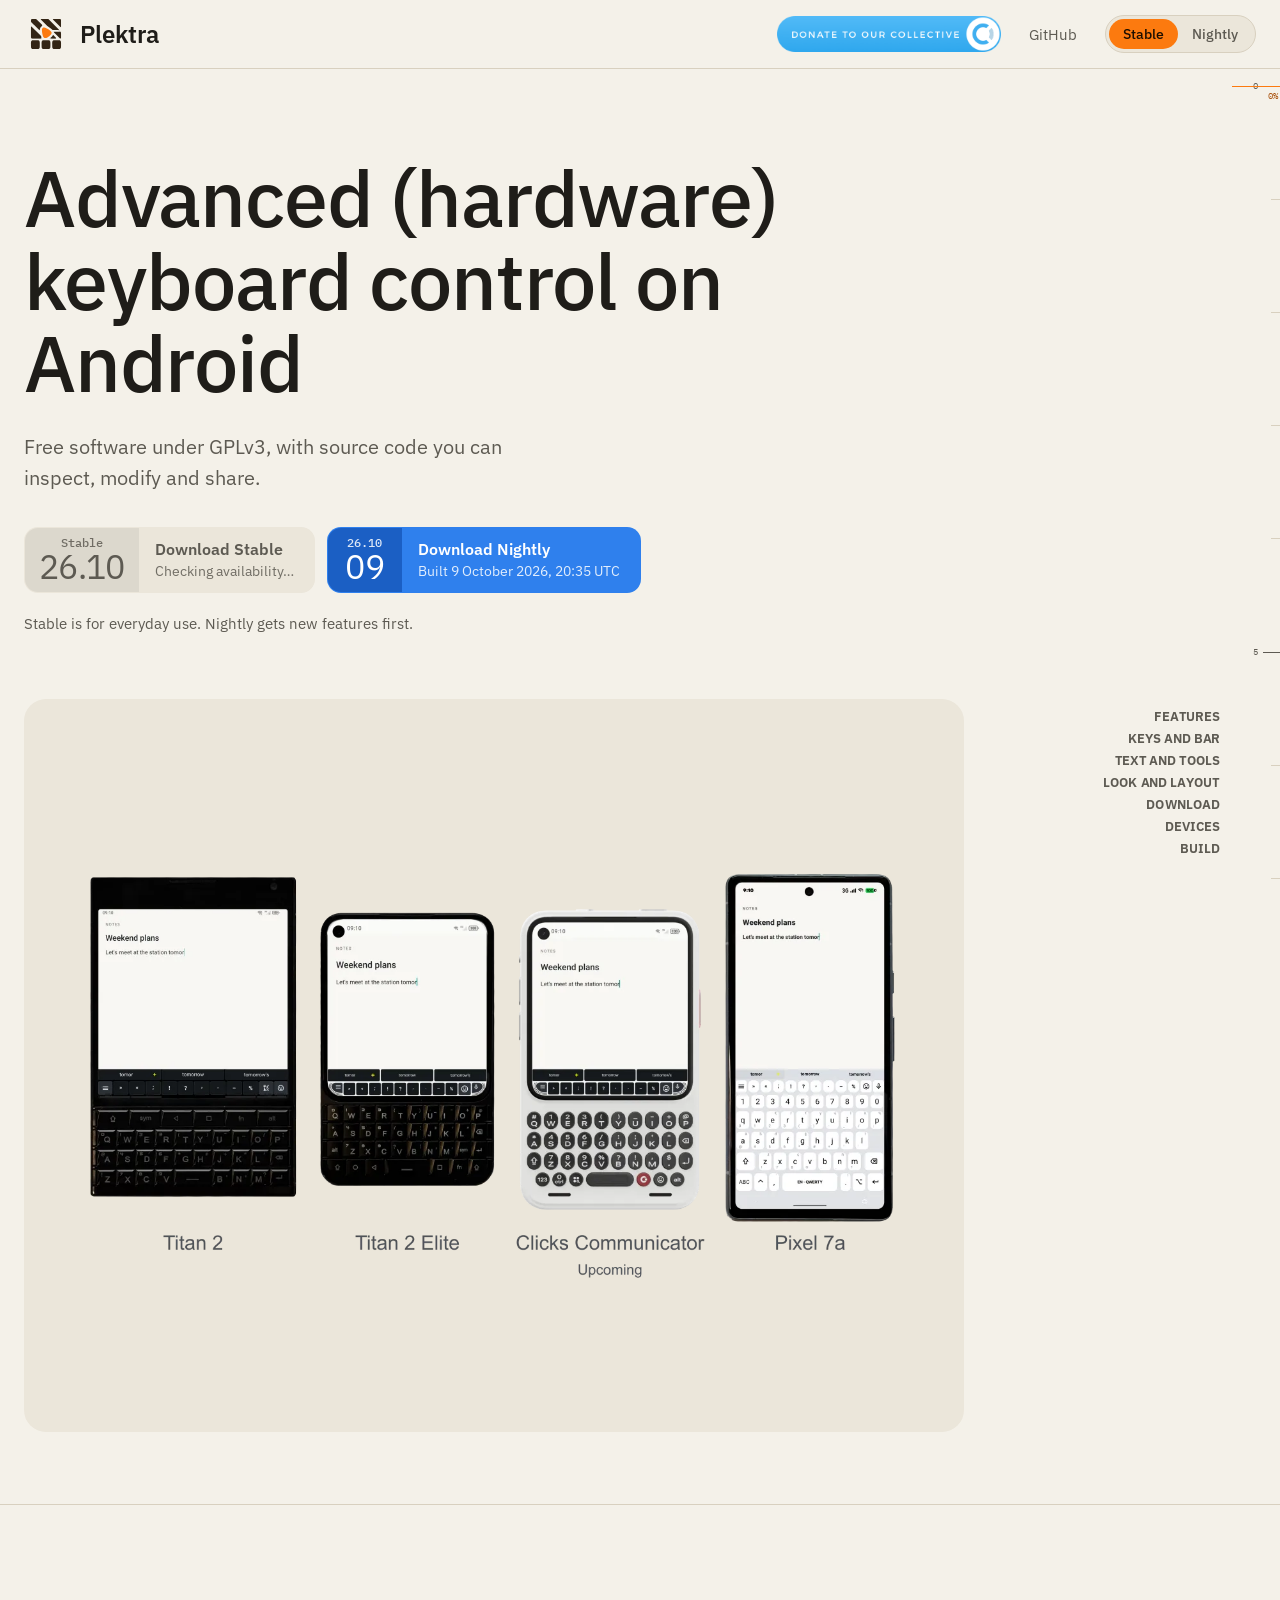
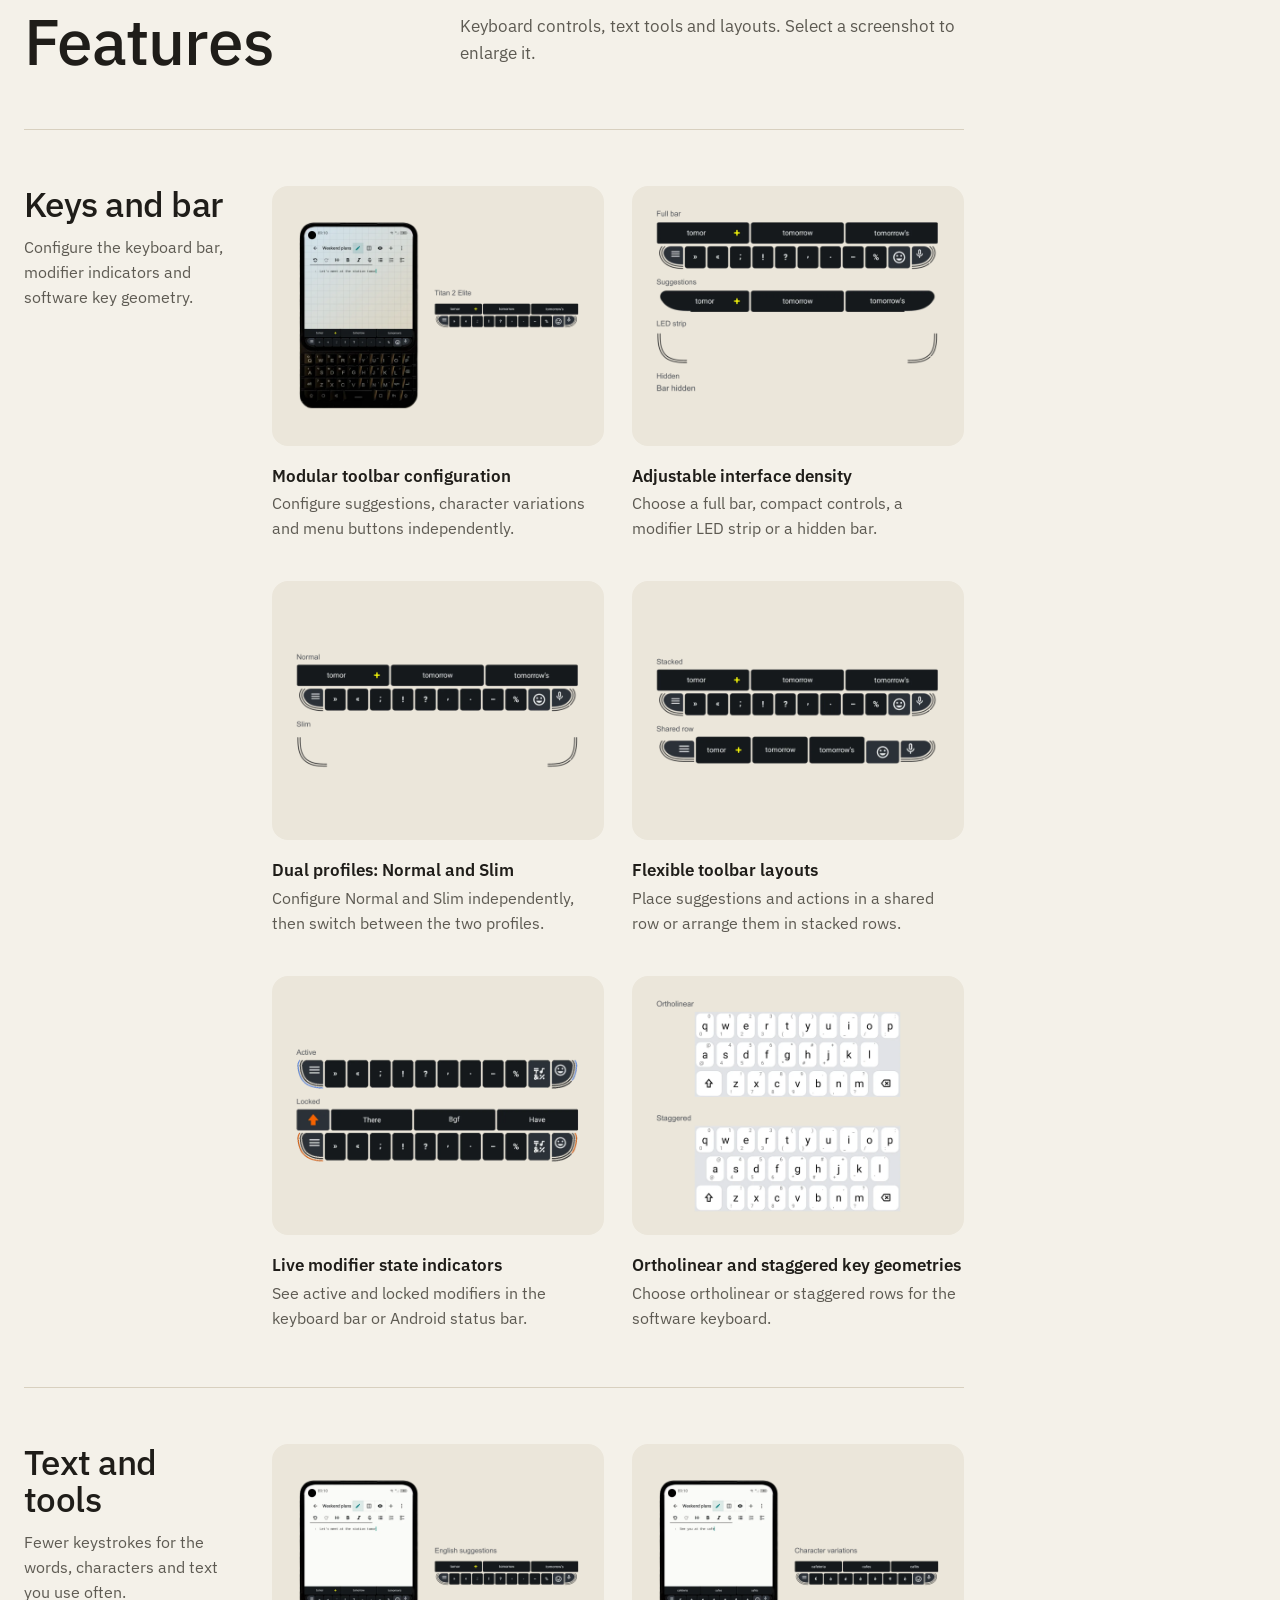
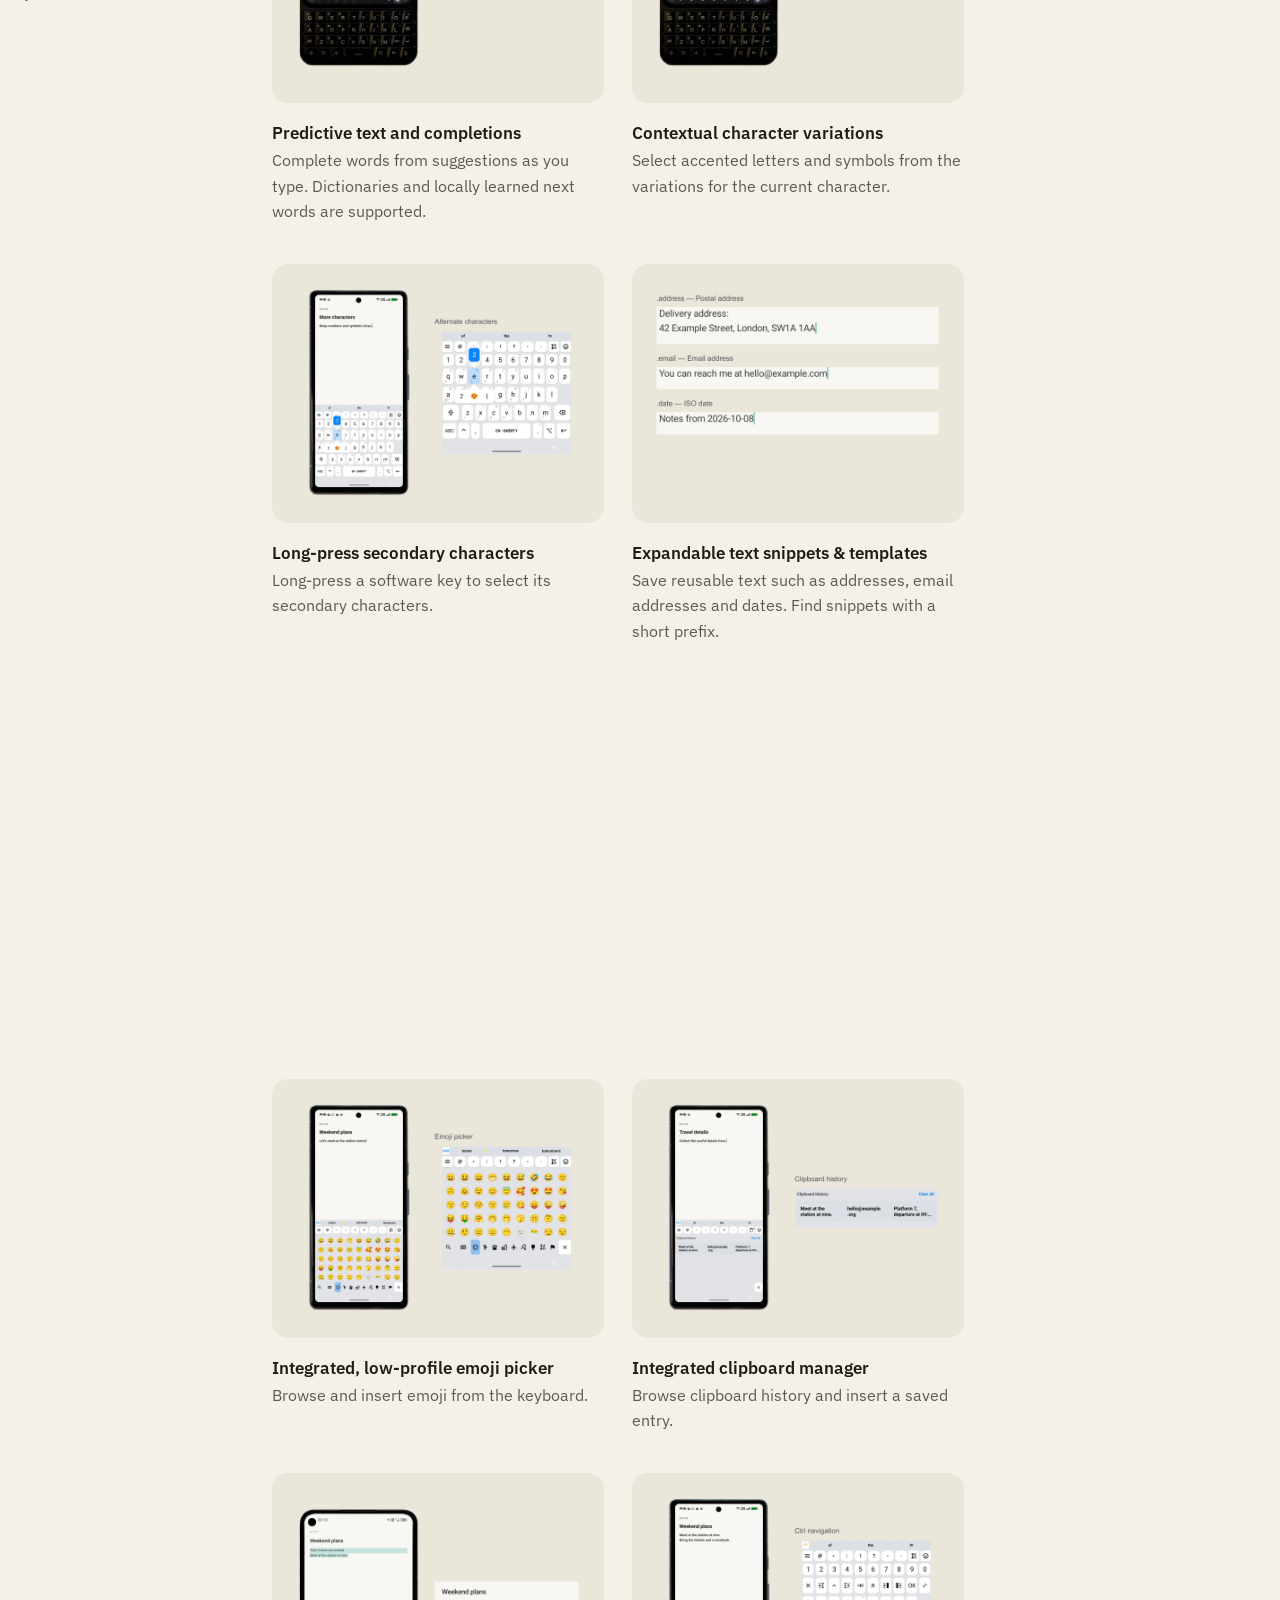
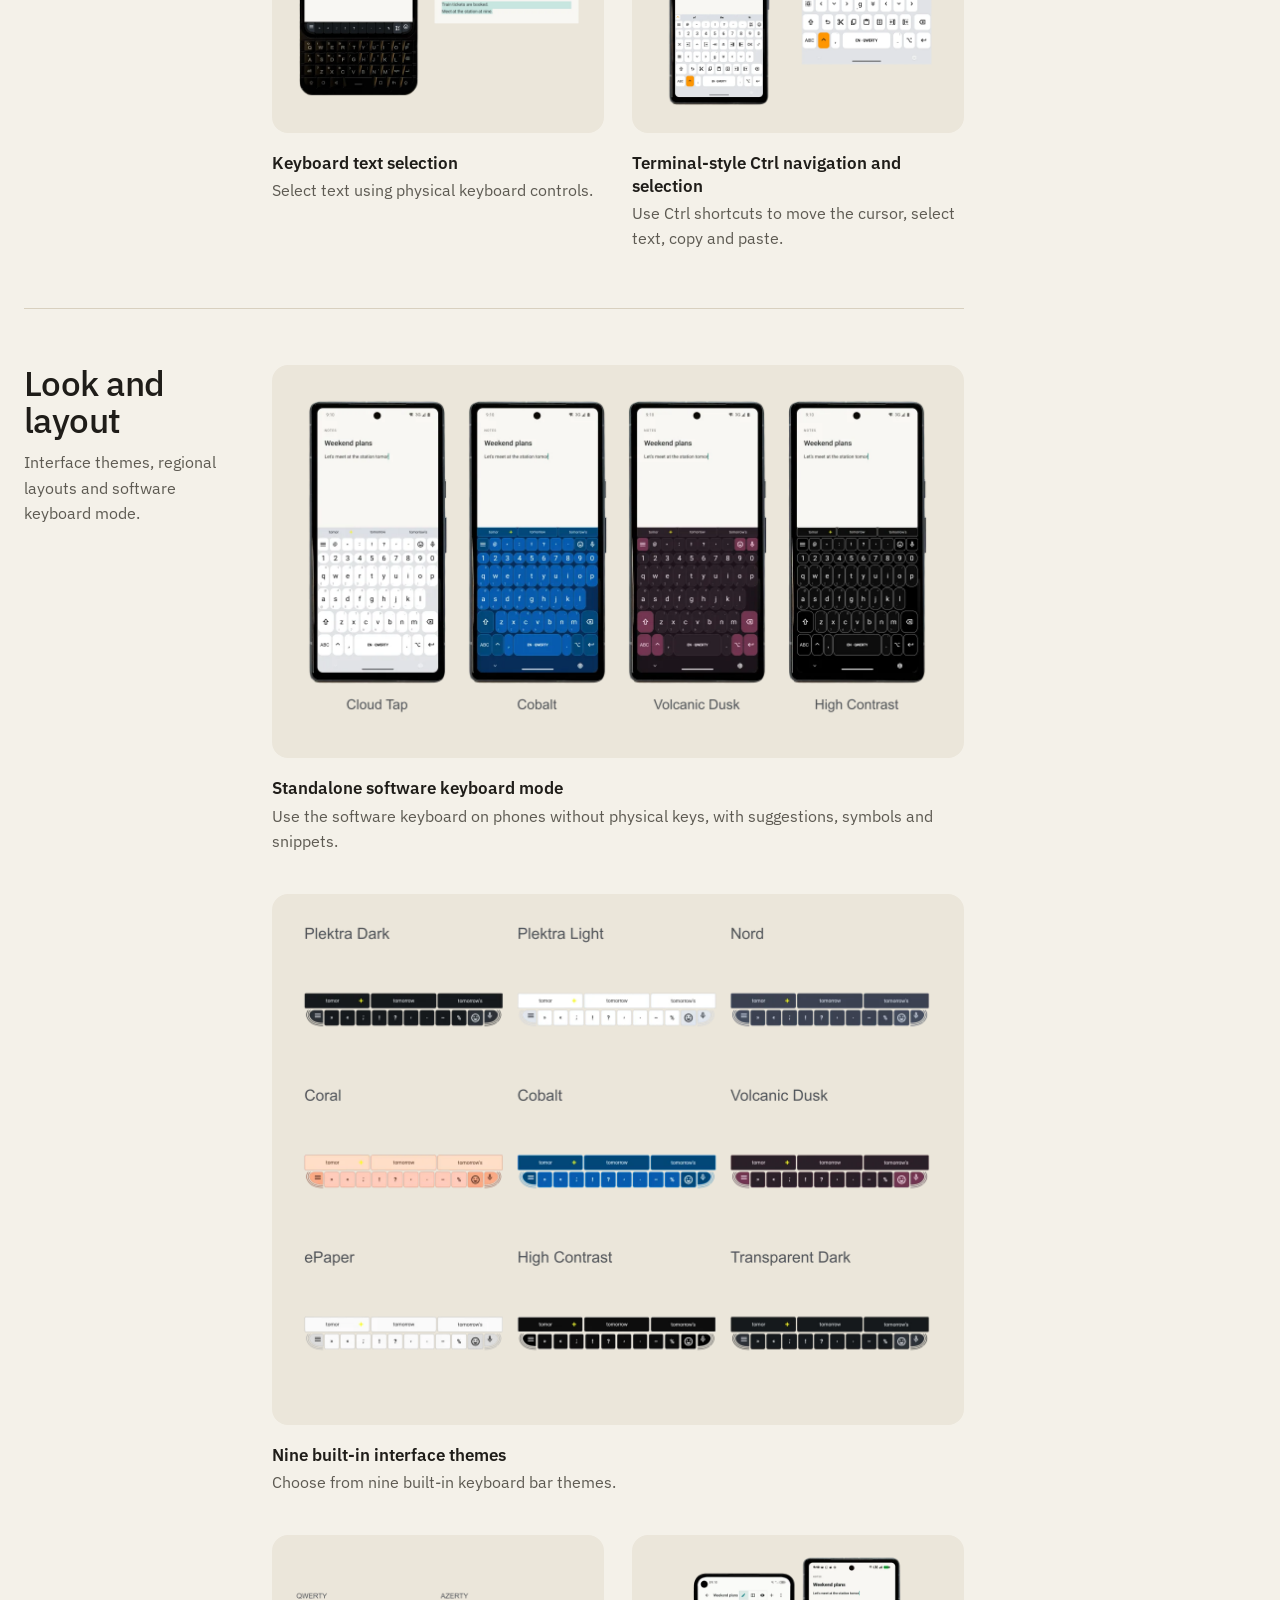
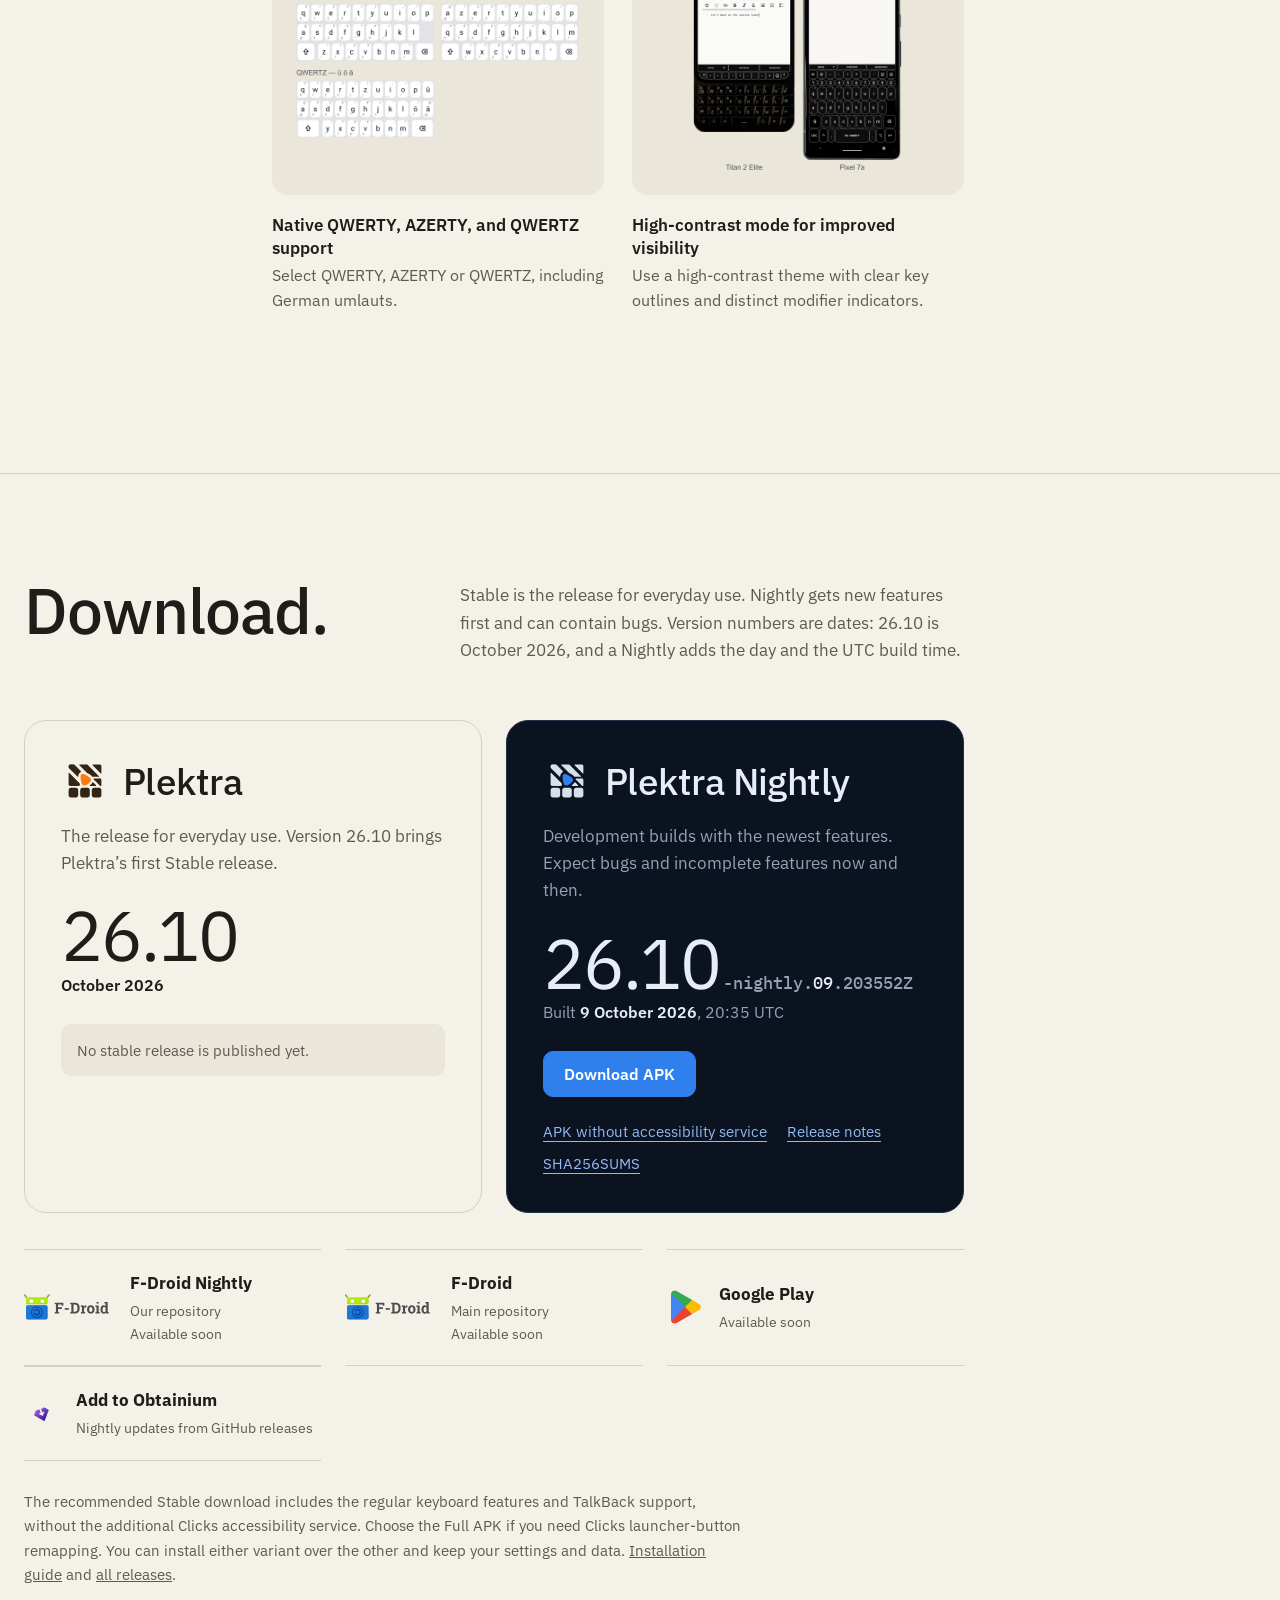
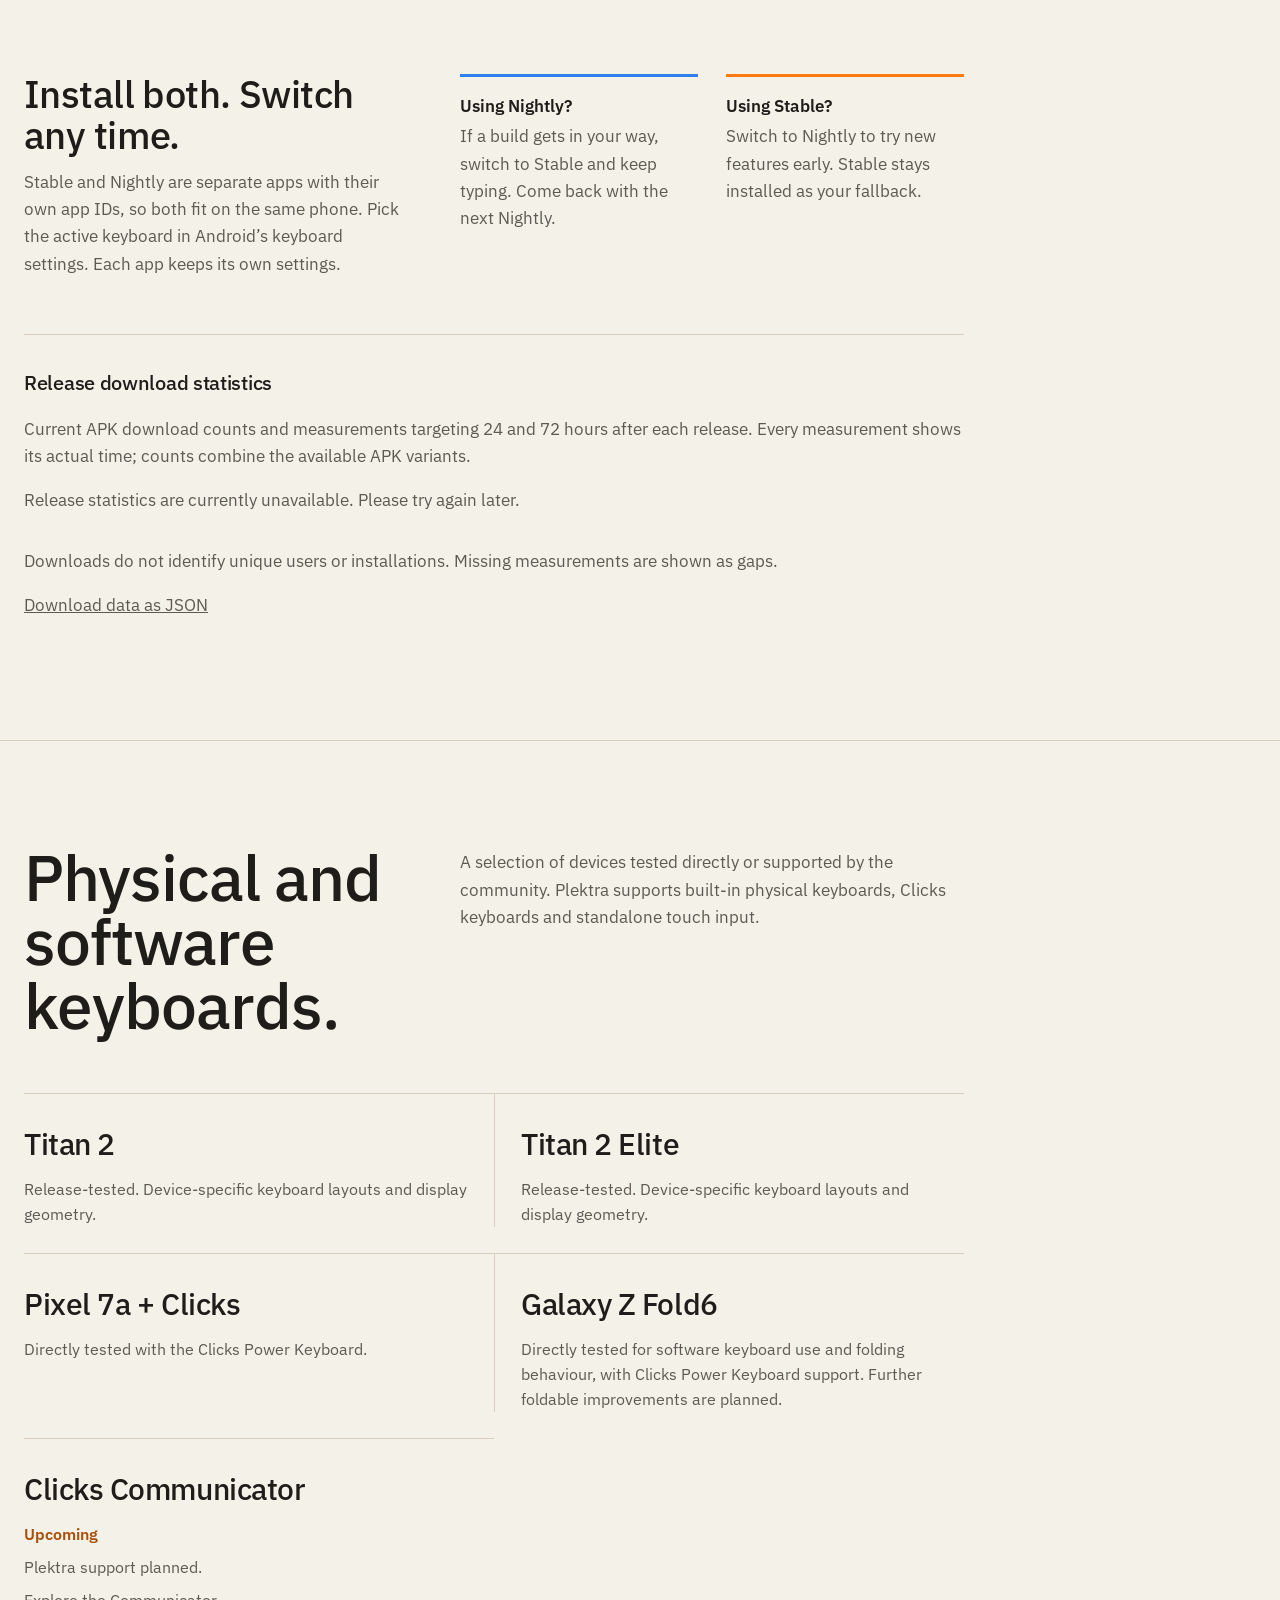
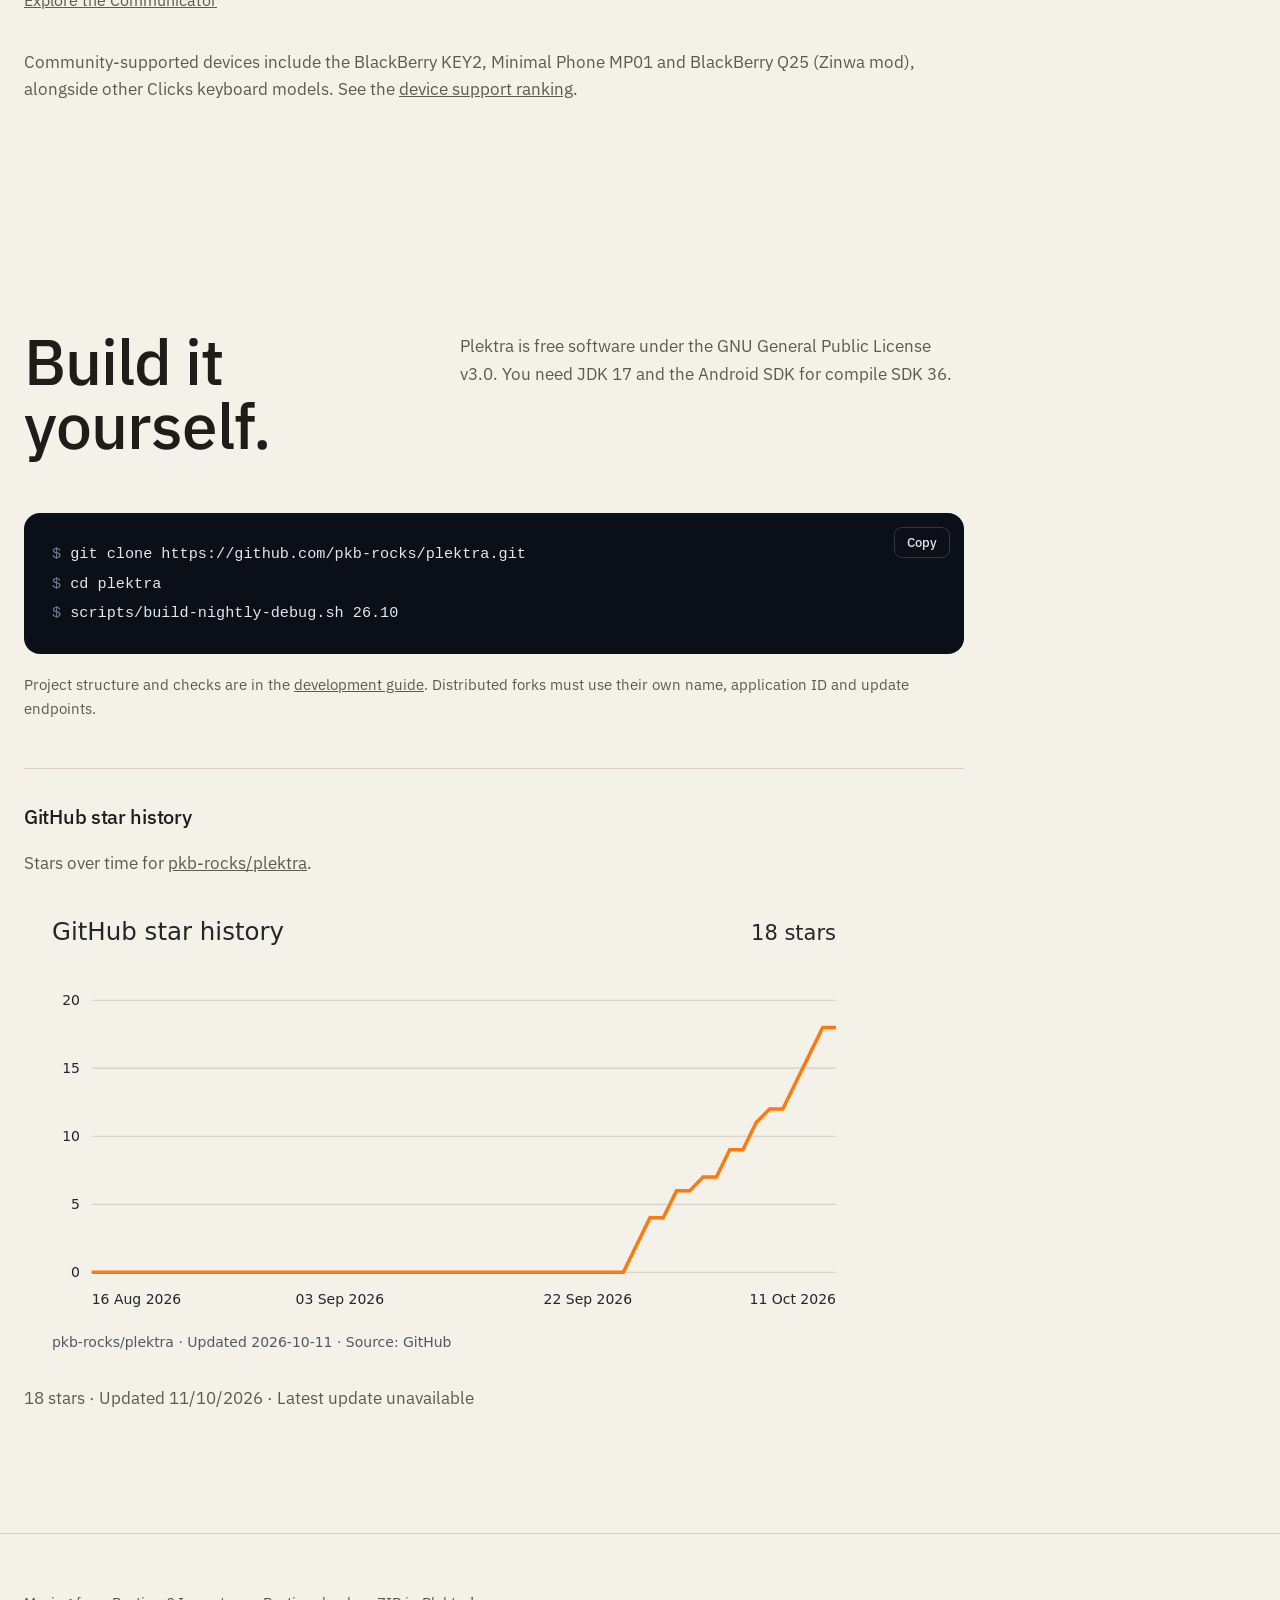
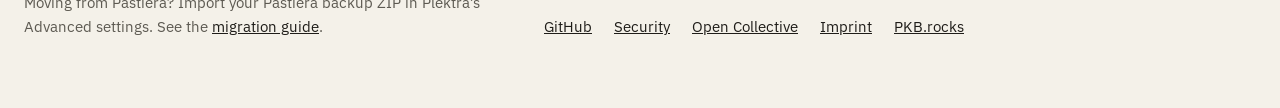
<file: index.html>
<!doctype html>
<html lang="en" data-channel="stable">
  <head>
    <meta charset="utf-8">
    <meta name="viewport" content="width=device-width, initial-scale=1">
    <title>Plektra: advanced (hardware) keyboard control on Android</title>
    <meta name="description" content="Free software under GPLv3, with source code you can inspect, modify and share.">
    <meta property="og:title" content="Plektra: advanced (hardware) keyboard control on Android">
    <meta property="og:description" content="Configurable layouts, input tools and keyboard controls for Android phones with physical keyboards.">
    <meta property="og:type" content="website">
    <meta property="og:url" content="https://pkb.rocks/">
    <link rel="canonical" href="https://pkb.rocks/">
    <meta property="og:image" content="https://pkb.rocks/plektra/assets/shots/stable/01-devices.webp">
    <link rel="icon" href="/plektra/assets/logo-stable.svg" type="image/svg+xml" data-favicon>
    <script>
      // Apply the saved channel before first paint. ?channel=nightly wins over the saved choice.
      (() => {
        const fromUrl = new URLSearchParams(location.search).get("channel");
        let saved = null;
        try { saved = localStorage.getItem("plektra-channel"); } catch {}
        const channel = [fromUrl, saved].find((c) => c === "stable" || c === "nightly") ?? "stable";
        document.documentElement.dataset.channel = channel;
        // Reveal animations only with motion allowed; content stays visible if the module never runs.
        if (!matchMedia("(prefers-reduced-motion: reduce)").matches) {
          document.documentElement.classList.add("reveal-on");
          setTimeout(() => { if (!window.plektraReveal) document.documentElement.classList.remove("reveal-on"); }, 3000);
        }
      })();
    </script>
    <link rel="preconnect" href="https://fonts.googleapis.com">
    <link rel="preconnect" href="https://fonts.gstatic.com" crossorigin>
    <link rel="stylesheet" href="https://fonts.googleapis.com/css2?family=IBM+Plex+Sans:wght@400;500;600;700&family=IBM+Plex+Mono:wght@400;500&display=swap">
    <style>
      :root, .theme-stable {
        --bg: #f4f1e9;
        --surface: #ebe6da;
        --text: #1f1d19;
        --muted: #5d5a52;
        --line: #d8d0bf;
        --accent: #fc7a0f;
        --accent-text: #a8500a;
        --on-accent: #1d0f00;
        color-scheme: light;
      }
      [data-channel="nightly"], .theme-nightly {
        --bg: #0b1220;
        --surface: #121c2e;
        --text: #e6edf5;
        --muted: #93a3b5;
        --line: #22314a;
        --accent: #2f80ed;
        --accent-text: #8fbaf5;
        --on-accent: #ffffff;
        color-scheme: dark;
      }
      :root {
        --sans: "IBM Plex Sans", system-ui, sans-serif;
        --mono: "IBM Plex Mono", ui-monospace, monospace;
      }

      * { box-sizing: border-box; }
      html { scroll-behavior: smooth; }
      body {
        margin: 0;
        background: var(--bg);
        color: var(--text);
        font: 400 1.0625rem/1.6 var(--sans);
        transition: background-color .35s ease, color .35s ease;
      }
      a { color: inherit; }
      a:focus-visible, button:focus-visible {
        outline: 2px solid var(--accent);
        outline-offset: 3px;
        border-radius: 6px;
      }
      img { display: block; max-width: 100%; height: auto; }
      h1, h2, h3 { font-family: var(--sans); font-weight: 500; letter-spacing: -0.015em; margin: 0; }
      .wrap { width: min(1200px, calc(100% - 48px)); margin-inline: auto; }

      /* Header */
      .top {
        position: sticky;
        top: 0;
        z-index: 10;
        background: var(--bg);
        border-bottom: 1px solid var(--line);
        transition: background-color .35s ease;
      }
      .top > .wrap { display: flex; align-items: center; gap: 28px; min-height: 68px; width: calc(100% - 48px); margin-inline: 24px; }
      .brand { display: flex; align-items: center; gap: 12px; font-size: 1.5rem; font-weight: 600; text-decoration: none; }
      .brand img { width: 44px; height: 44px; }
      .gh-link { font-size: .95rem; color: var(--muted); text-decoration: none; }
      .support-link { margin-left: auto; flex-shrink: 0; }
      .support-link img { width: 224px; height: auto; }
      .gh-link:hover { color: var(--text); }

      /* Table of contents: always visible below the header, marks the current section. */
      .toc { border-top: 1px solid var(--line); position: relative; }
      .toc ol {
        display: flex;
        align-items: center;
        gap: 26px;
        margin: 0;
        padding: 0;
        list-style: none;
        overflow-x: auto;
        scrollbar-width: none;
      }
      .toc ol::-webkit-scrollbar { display: none; }
      .toc a {
        position: relative;
        display: block;
        padding: 12px 0;
        font-size: .92rem;
        color: var(--muted);
        text-decoration: none;
        white-space: nowrap;
      }
      .toc .sub a { font-size: .86rem; }
      .toc .sub + li:not(.sub) { margin-left: 6px; }
      .toc a:hover { color: var(--text); }
      .toc a[aria-current="true"] { color: var(--text); }
      .toc a[aria-current="true"] span { color: var(--accent-text); }
      .toc a[aria-current="true"]::after {
        content: "";
        position: absolute;
        left: 0;
        right: 0;
        bottom: 0;
        height: 2px;
        border-radius: 2px;
        background: var(--accent);
      }
      .toc-progress {
        position: absolute;
        left: 0;
        bottom: -1px;
        width: 100%;
        height: 1px;
        background: var(--accent);
        transform-origin: left;
        transform: scaleX(var(--progress, 0));
        opacity: .55;
      }
      section, .chapter { scroll-margin-top: 124px; }
      .switch {
        display: inline-flex;
        padding: 3px;
        border: 1px solid var(--line);
        border-radius: 999px;
        background: var(--surface);
      }
      .switch button {
        border: 0;
        background: transparent;
        color: var(--muted);
        font: 500 .88rem var(--sans);
        padding: 6px 14px;
        border-radius: 999px;
        cursor: pointer;
      }
      .switch button[aria-pressed="true"] { background: var(--accent); color: var(--on-accent); }

      /* Hero */
      .hero { padding: 88px 0 72px; }
      .hero-text { max-width: 1100px; }
      h1 { font-size: clamp(3rem, 6.2vw, 5.4rem); line-height: 1.04; max-width: 24ch; }
      .lede { margin: 26px 0 0; max-width: 46ch; font-size: 1.22rem; color: var(--muted); }
      .actions { display: flex; flex-wrap: wrap; align-items: center; gap: 12px; margin-top: 34px; }
      .btn {
        display: inline-flex;
        align-items: center;
        min-height: 46px;
        padding: 0 20px;
        border-radius: 10px;
        border: 1px solid var(--line);
        background: transparent;
        color: var(--text);
        font: 500 1rem var(--sans);
        text-decoration: none;
      }
      .btn:hover { border-color: var(--muted); }
      .btn.primary { background: var(--accent); border-color: var(--accent); color: var(--on-accent); font-weight: 600; }
      .btn.primary:hover { filter: brightness(1.06); }
      .hero-meta { margin: 18px 0 0; font-size: .95rem; color: var(--muted); }
      .hero-meta code { font: 500 .88rem var(--mono); color: var(--text); }
      .hero-shot {
        margin-top: 64px;
        padding: clamp(16px, 4vw, 48px);
        border-radius: 22px;
        background: var(--surface);
        transition: background-color .35s ease;
      }
      .hero-shot img { margin-inline: auto; width: min(1100px, 100%); }

      /* Sections */
      section { padding: 104px 0; border-top: 1px solid var(--line); }
      .section-head { display: grid; grid-template-columns: minmax(0, 1fr) minmax(0, 1.3fr); gap: 48px; margin-bottom: 56px; }
      h2 { font-size: clamp(2.5rem, 5vw, 4.2rem); line-height: 1; }
      .section-head p { margin: 4px 0 0; max-width: 52ch; color: var(--muted); }

      /* Features */
      .chapter {
        display: grid;
        grid-template-columns: minmax(200px, .55fr) minmax(0, 2fr);
        gap: 48px;
        padding: 56px 0;
        border-top: 1px solid var(--line);
      }
      .chapter-title { position: sticky; top: 140px; align-self: start; }
      .chapter-title h3 { font-size: 2.2rem; line-height: 1.05; }
      .chapter-title p { margin: 12px 0 0; color: var(--muted); font-size: .98rem; }
      .grid { display: grid; grid-template-columns: repeat(2, minmax(0, 1fr)); gap: 40px 28px; }
      .feature { margin: 0; }
      .shot {
        display: block;
        width: 100%;
        padding: 18px;
        border: 0;
        border-radius: 16px;
        background: var(--surface);
        cursor: zoom-in;
        transition: background-color .35s ease;
      }
      .shot:hover { outline: 1px solid var(--line); }
      .feature h4 { margin: 18px 0 4px; font: 600 1.08rem/1.35 var(--sans); }
      .feature p { margin: 0; color: var(--muted); font-size: .98rem; }

      /* Downloads */
      .channels { display: grid; grid-template-columns: repeat(2, minmax(0, 1fr)); gap: 24px; }
      .channel {
        padding: 36px;
        border-radius: 22px;
        background: var(--bg);
        color: var(--text);
        border: 1px solid var(--line);
      }
      .channel header { display: flex; align-items: center; gap: 14px; }
      .channel header img { width: 48px; height: 48px; }
      .channel h3 { font-size: 2.3rem; line-height: 1; }
      .channel .desc { margin: 18px 0 26px; color: var(--muted); max-width: 44ch; }
      .channel dl { display: grid; grid-template-columns: auto 1fr; gap: 6px 18px; margin: 0 0 28px; font-size: .95rem; }
      .channel dt { color: var(--muted); }
      .channel dd { margin: 0; font: 500 .9rem var(--mono); overflow-wrap: anywhere; }
      .channel .links { display: flex; flex-wrap: wrap; gap: 8px 20px; margin-top: 22px; font-size: .95rem; }
      .channel .links a { color: var(--accent-text); text-underline-offset: 4px; }
      .channel .planned { margin: 0; padding: 14px 16px; border-radius: 10px; background: var(--surface); color: var(--muted); font-size: .95rem; }
      .distribution { display: grid; grid-template-columns: repeat(auto-fit, minmax(220px, 1fr)); gap: 0 24px; margin-top: 36px; }
      .distribution a { display: flex; align-items: center; gap: 16px; padding: 20px 0; border-block: 1px solid var(--line); text-decoration: none; }
      .distribution a:hover strong { text-decoration: underline; text-underline-offset: 4px; }
      .distribution img { width: 36px; height: 36px; object-fit: contain; flex-shrink: 0; }
      .distribution img.fdroid { width: 90px; }
      .distribution strong, .distribution small { display: block; }
      .distribution small { color: var(--muted); margin-top: 3px; }
      .variant-note { margin: 28px 0 0; max-width: 80ch; color: var(--muted); font-size: .95rem; }

      .both { display: grid; grid-template-columns: minmax(0, 1fr) minmax(0, 1.3fr); gap: 48px; margin-top: 88px; }
      .both h3 { font-size: 2.4rem; line-height: 1.05; }
      .both > div > p { margin: 14px 0 0; color: var(--muted); }
      .both-cases { display: grid; grid-template-columns: 1fr 1fr; gap: 28px; }
      .both-cases div { border-top: 3px solid var(--case); padding-top: 18px; }
      .both-cases .from-nightly { --case: #2f80ed; }
      .both-cases .from-stable { --case: #fc7a0f; }
      .both-cases h4 { margin: 0 0 6px; font: 600 1.05rem var(--sans); }
      .both-cases p { margin: 0; color: var(--muted); }

      /* Devices */
      .devices { display: grid; grid-template-columns: repeat(2, 1fr); border-top: 1px solid var(--line); }
      .devices div { padding: 26px 26px 0 0; }
      .devices div:nth-child(even) { padding-left: 26px; border-left: 1px solid var(--line); }
      .devices div:nth-child(n + 3) { border-top: 1px solid var(--line); margin-top: 26px; }
      .devices h3 { font-size: 1.9rem; }
      .devices p { margin: 8px 0 0; color: var(--muted); font-size: .98rem; }
      .devices .device-status { color: var(--accent-text); font-weight: 600; }
      .devices-note { margin-top: 36px; color: var(--muted); }

      /* Build */
      .terminal {
        position: relative;
        margin: 0;
        padding: 26px 28px;
        border-radius: 16px;
        background: #0a0f18;
        color: #dfe7f1;
        font: 400 .95rem/1.8 var(--mono);
        overflow-x: auto;
      }
      .terminal .prompt { color: #6f7f93; user-select: none; }
      .copy {
        position: absolute;
        top: 14px;
        right: 14px;
        border: 1px solid #2b3647;
        background: transparent;
        color: #dfe7f1;
        font: 500 .82rem var(--sans);
        padding: 6px 12px;
        border-radius: 8px;
        cursor: pointer;
      }
      .build-note { margin: 18px 0 0; color: var(--muted); font-size: .95rem; }

      /* Footer */
      footer { padding: 56px 0 72px; border-top: 1px solid var(--line); color: var(--muted); font-size: .95rem; }
      footer .wrap { display: grid; grid-template-columns: 1fr auto; gap: 32px; align-items: end; }
      footer p { margin: 0; max-width: 62ch; }
      footer ul { list-style: none; margin: 0; padding: 0; display: flex; flex-wrap: wrap; gap: 8px 22px; }
      footer a { color: var(--text); }

      /* Viewer */
      dialog {
        width: min(1320px, 94vw);
        max-height: 94vh;
        padding: clamp(16px, 3vw, 40px);
        border: 0;
        border-radius: 20px;
        background: var(--surface);
        color: var(--text);
      }
      dialog::backdrop { background: rgb(5 8 14 / .78); }
      dialog img { width: 100%; height: auto; max-height: 78vh; object-fit: contain; }
      dialog .bar { display: flex; align-items: center; gap: 12px; margin-top: 18px; }
      dialog .bar p { margin: 0 auto 0 0; font-weight: 600; }
      dialog .bar button {
        border: 1px solid var(--line);
        background: var(--bg);
        color: var(--text);
        font: 500 .92rem var(--sans);
        padding: 8px 14px;
        border-radius: 8px;
        cursor: pointer;
      }

      /* Download buttons: the CalVer version is the date, so the date is the button's anchor. */
      .dl {
        display: inline-flex;
        align-items: stretch;
        min-height: 66px;
        border-radius: 14px;
        overflow: hidden;
        text-decoration: none;
        border: 1px solid transparent;
      }
      .dl .tile {
        display: grid;
        place-content: center;
        min-width: 74px;
        padding: 8px 14px;
        text-align: center;
        background: rgb(0 0 0 / .16);
      }
      .dl .tile small { display: block; font: 500 .72rem/1.2 var(--mono); opacity: .85; }
      .dl .tile strong { display: block; font: 400 2.1rem/1 var(--sans); letter-spacing: -.02em; }
      .dl .label { display: grid; align-content: center; gap: 1px; padding: 10px 20px 10px 16px; }
      .dl .label b { font: 600 1rem/1.25 var(--sans); }
      .dl .label span { font-size: .86rem; opacity: .86; }
      .dl.nightly { background: #2f80ed; color: #ffffff; }
      .dl.nightly .tile { background: #1b5fc4; }
      .dl.stable { background: #fc7a0f; color: #1d0f00; }
      .dl.stable .tile { background: #e0650a; color: #1d0f00; }
      .dl.pending { background: var(--surface); color: var(--muted); cursor: not-allowed; }
      .dl.pending .tile { background: rgb(127 127 127 / .14); color: var(--muted); }
      .dl:not(.pending):hover { filter: brightness(1.06); }
      [data-channel="nightly"] .actions .dl.nightly { order: -1; }
      .source-link { display: inline-block; margin-top: 18px; font-size: .95rem; color: var(--muted); }

      .calver { margin: 0 0 6px; display: flex; flex-wrap: wrap; align-items: baseline; gap: 2px 0; }
      .calver .ym { font: 400 clamp(3rem, 6vw, 4.4rem)/.9 var(--sans); letter-spacing: -.03em; }
      .calver .rest { font: 500 1.05rem var(--mono); color: var(--muted); margin-left: 4px; }
      .calver .rest b { color: var(--text); font-weight: 500; }
      .calver-date { margin: 0 0 26px; font-size: .98rem; color: var(--muted); }
      .calver-date strong { color: var(--text); font-weight: 600; }

      /* Scroll reveal: fade and rise 28px once. */
      .reveal-on [data-reveal] {
        opacity: 0;
        transform: translateY(28px);
        transition:
          opacity .9s cubic-bezier(.215, .61, .355, 1) var(--delay, 0s),
          transform .9s cubic-bezier(.215, .61, .355, 1) var(--delay, 0s);
      }
      .reveal-on [data-reveal].is-in { opacity: 1; transform: none; }
      .rule { height: 1px; background: var(--line); transform-origin: left; }
      .reveal-on .rule { transform: scaleX(0); transition: transform .7s cubic-bezier(.45, 0, .2, 1); }
      .reveal-on .rule.is-in { transform: scaleX(1); }
      section.drawn { border-top: 0; padding-top: 0; }
      section.drawn > .wrap { padding-top: 104px; }
      @media (max-width: 640px) { section.drawn > .wrap { padding-top: 76px; } }

      @media (max-width: 640px) {
        .dl { width: 100%; }
      }

      @media (max-width: 960px) {
        .section-head, .chapter, .both, footer .wrap { grid-template-columns: 1fr; gap: 28px; }
        .chapter-title { position: static; }
        .channels { grid-template-columns: 1fr; }
      }
      @media (max-width: 640px) {
        .top > .wrap { display: grid; grid-template-columns: minmax(0, 1fr) auto; gap: 10px 12px; padding-block: 10px; width: calc(100% - 32px); margin-inline: 16px; }
        .brand { grid-column: 1; grid-row: 1; min-width: 0; font-size: 1.1rem; gap: 10px; }
        .brand img { width: 36px; height: 36px; }
        .gh-link { grid-column: 2; grid-row: 1; justify-self: end; margin: 0; }
        .support-link { grid-column: 1; grid-row: 2; min-width: 0; margin: 0; }
        .support-link img { width: 100%; max-width: 180px; }
        .switch { grid-column: 2; grid-row: 2; }
        .grid, .both-cases, .devices { grid-template-columns: 1fr; }
        .devices div:nth-child(even), .devices div + div { padding-left: 0; border-left: 0; border-top: 1px solid var(--line); margin-top: 26px; }
        .channel { padding: 26px; }
        section { padding: 76px 0; }
        .hero { padding-top: 56px; }
      }
      @media (prefers-reduced-motion: reduce) {
        html { scroll-behavior: auto; }
        * { transition: none !important; }
      }
      .software-gallery, .theme-gallery { grid-column: 1 / -1; }
      .release-statistics { margin-top: 56px; padding-top: 32px; border-top: 1px solid var(--line); }
      .release-statistics > p, .star-history p { color: var(--muted); }
      .statistics-results { display: grid; grid-template-columns: minmax(0, 1fr); gap: 32px; }
      .star-history img { display: block; width: 100%; height: auto; }
      .statistics-channel { min-width: 0; max-width: 840px; }
      .statistics-channel h3 { margin-bottom: 16px; }
      .download-chart { margin-block: 28px; display: grid; gap: 28px; }
      .download-release { display: grid; gap: 9px; }
      .download-release > a { font-size: .9rem; overflow-wrap: anywhere; }
      .download-measurement { display: grid; grid-template-columns: 46px minmax(0, 1fr) 150px; align-items: center; gap: 14px; font-size: .85rem; }
      .download-target, .download-value small { color: var(--muted); }
      .download-track { height: 12px; background: var(--line); }
      .download-bar { display: block; height: 100%; background: var(--accent); }
      .download-measurement[data-target="72h"] .download-bar { background: var(--text); }
      .download-measurement[data-state="late"] .download-bar { background-image: repeating-linear-gradient(135deg, transparent 0 5px, var(--bg) 5px 7px); }
      .download-value { font-variant-numeric: tabular-nums; }
      .download-value small { display: block; font-size: .78rem; }
      .chart-note { color: var(--muted); font-size: .85rem; }
      @media (max-width: 640px) { .download-measurement { grid-template-columns: 38px minmax(0, 1fr) 116px; gap: 8px; } }
      .statistics-channel summary { padding: 16px 0; cursor: pointer; }
      .table-scroll { overflow-x: auto; }
      .table-scroll table { width: 100%; min-width: 680px; border-collapse: collapse; font-size: .9rem; }
      .table-scroll caption { text-align: left; padding: 12px 0; color: var(--muted); }
      .table-scroll th, .table-scroll td { padding: 12px 8px; text-align: left; border-bottom: 1px solid var(--line); }
      .table-scroll td:first-child { min-width: 180px; overflow-wrap: anywhere; }
      .star-history { margin-top: 48px; padding-top: 32px; border-top: 1px solid var(--line); }
      .star-history picture { display: block; max-width: 840px; margin-top: 24px; }
      @media (max-width: 760px) { .statistics-results { grid-template-columns: 1fr; } }
    </style>
    <link rel="stylesheet" href="/plektra/assets/contents.css?v=729121e13d76">
  </head>
  <body>
    <header class="top">
      <div class="wrap">
        <a class="brand" href="#">
          <img src="/plektra/assets/logo-stable.svg" alt="" width="44" height="44" data-logo>
          <span data-channel-name>Plektra</span>
        </a>
        <a class="support-link" href="https://opencollective.com/plektra" aria-label="Support Plektra on Open Collective"><img src="/plektra/assets/opencollective-button.png" alt="Support Plektra on Open Collective" width="298" height="48"></a>
        <a class="gh-link" href="https://github.com/pkb-rocks/plektra">GitHub</a>
        <div class="switch" role="group" aria-label="Release channel">
          <button type="button" data-set-channel="stable" aria-pressed="true">Stable</button>
          <button type="button" data-set-channel="nightly" aria-pressed="false">Nightly</button>
        </div>
      </div>
      <nav class="toc" aria-label="Contents">
        <div class="wrap">
          <ol>
            <li><a href="#features">Features</a></li>
            <li class="sub"><a href="#keys">Keys and bar</a></li>
            <li class="sub"><a href="#text">Text and tools</a></li>
            <li class="sub"><a href="#look">Look and layout</a></li>
            <li><a href="#download">Download</a></li>
            <li><a href="#devices">Devices</a></li>
            <li><a href="#build">Build</a></li>
          </ol>
        </div>
        <div class="toc-progress" data-toc-progress></div>
      </nav>
    </header>

    <main>
      <div class="wrap hero" id="plektra">
        <div class="hero-text" data-reveal-group data-stagger>
          <h1 data-reveal>Advanced (hardware) keyboard control on Android</h1>
          <p class="lede" data-reveal>Free software under GPLv3, with source code you can inspect, modify and share.</p>
          <div class="actions" data-reveal>
            <a class="dl stable pending" data-dl="stable" role="link" aria-disabled="true">
              <span class="tile"><small>Stable</small><strong data-dl-tile>26.10</strong></span>
              <span class="label"><b>Download Stable</b><span data-dl-sub>Checking availability…</span></span>
            </a>
            <a class="dl nightly" href="/plektra/download/nightly/" data-dl="nightly">
              <span class="tile"><small data-dl-small>26.10</small><strong data-dl-tile>09</strong></span>
              <span class="label"><b>Download Nightly</b><span data-dl-sub>Built 9 October 2026, 20:35 UTC</span></span>
            </a>
          </div>
          <p class="hero-meta" data-hero-meta data-reveal>Stable is for everyday use. Nightly gets new features first.</p>
        </div>
        <div class="hero-shot" data-reveal>
          <img src="/plektra/assets/shots/stable/01-devices.webp?v=113f2168fb16" data-shot="01-devices" width="1320" height="996"
               alt="Plektra on a Titan 2, Titan 2 Elite, upcoming Clicks Communicator and Pixel 7a, each suggesting “tomorrow” in a note" data-shot-version="113f2168fb16">
        </div>
      </div>

      <section id="features" class="drawn">
        <div class="rule"></div>
        <div class="wrap">
          <div class="section-head" data-reveal>
            <div>
              <h2>Features</h2>
            </div>
            <p>Keyboard controls, text tools and layouts. Select a screenshot to enlarge it.</p>
          </div>

          <div class="chapter" id="keys">
            <div class="chapter-title" data-reveal>
              <h3>Keys and bar</h3>
              <p>Configure the keyboard bar, modifier indicators and software key geometry.</p>
            </div>
            <div class="grid" data-reveal-group>
              <figure class="feature" data-reveal>
                <button class="shot" type="button"><img src="/plektra/assets/shots/stable/02-keyboard-bar.webp?v=e6fb0dacb385" data-shot="02-keyboard-bar" width="1320" height="996" loading="lazy" alt="Titan 2 Elite with the keyboard bar showing suggestions and menu buttons" data-shot-version="e6fb0dacb385"></button>
                <figcaption><h4>Modular toolbar configuration</h4><p>Configure suggestions, character variations and menu buttons independently.</p></figcaption>
              </figure>
              <figure class="feature" data-reveal>
                <button class="shot" type="button"><img src="/plektra/assets/shots/stable/03-bar-configurations.webp?v=fdb723506dca" data-shot="03-bar-configurations" width="1320" height="996" loading="lazy" alt="Four bar configurations: full bar, suggestions, LED strip and hidden" data-shot-version="fdb723506dca"></button>
                <figcaption><h4>Adjustable interface density</h4><p>Choose a full bar, compact controls, a modifier LED strip or a hidden bar.</p></figcaption>
              </figure>
              <figure class="feature" data-reveal>
                <button class="shot" type="button"><img src="/plektra/assets/shots/stable/04-slim-profile.webp?v=ca41776510f3" data-shot="04-slim-profile" width="1320" height="996" loading="lazy" alt="Normal and Slim keyboard bar profiles compared" data-shot-version="ca41776510f3"></button>
                <figcaption><h4>Dual profiles: Normal and Slim</h4><p>Configure Normal and Slim independently, then switch between the two profiles.</p></figcaption>
              </figure>
              <figure class="feature" data-reveal>
                <button class="shot" type="button"><img src="/plektra/assets/shots/stable/05-shared-row.webp?v=cd09bf644f88" data-shot="05-shared-row" width="1320" height="996" loading="lazy" alt="Stacked bar and shared row compared" data-shot-version="cd09bf644f88"></button>
                <figcaption><h4>Flexible toolbar layouts</h4><p>Place suggestions and actions in a shared row or arrange them in stacked rows.</p></figcaption>
              </figure>
              <figure class="feature" data-reveal>
                <button class="shot" type="button"><img src="/plektra/assets/shots/stable/14-modifiers.webp?v=175ad72c4360" data-shot="14-modifiers" width="1320" height="996" loading="lazy" alt="Keyboard bar showing an active and a locked modifier" data-shot-version="175ad72c4360"></button>
                <figcaption><h4>Live modifier state indicators</h4><p>See active and locked modifiers in the keyboard bar or Android status bar.</p></figcaption>
              </figure>
              <figure class="feature" data-reveal>
                <button class="shot" type="button"><img src="/plektra/assets/shots/stable/20-key-arrangement.webp?v=7b0d78a9ca62" data-shot="20-key-arrangement" width="1320" height="996" loading="lazy" alt="Software keyboard with ortholinear and staggered key arrangements" data-shot-version="7b0d78a9ca62"></button>
                <figcaption><h4>Ortholinear and staggered key geometries</h4><p>Choose ortholinear or staggered rows for the software keyboard.</p></figcaption>
              </figure>
            </div>
          </div>

          <div class="chapter" id="text">
            <div class="chapter-title" data-reveal>
              <h3>Text and tools</h3>
              <p>Fewer keystrokes for the words, characters and text you use often.</p>
            </div>
            <div class="grid" data-reveal-group>
              <figure class="feature" data-reveal>
                <button class="shot" type="button"><img src="/plektra/assets/shots/stable/06-suggestions.webp?v=8f89125113bb" data-shot="06-suggestions" width="1320" height="996" loading="lazy" alt="Word suggestions for a partly typed word" data-shot-version="8f89125113bb"></button>
                <figcaption><h4>Predictive text and completions</h4><p>Complete words from suggestions as you type. Dictionaries and locally learned next words are supported.</p></figcaption>
              </figure>
              <figure class="feature" data-reveal>
                <button class="shot" type="button"><img src="/plektra/assets/shots/stable/07-variations.webp?v=c2b8d32efca1" data-shot="07-variations" width="1320" height="996" loading="lazy" alt="Character variations for the last typed key in the bar" data-shot-version="c2b8d32efca1"></button>
                <figcaption><h4>Contextual character variations</h4><p>Select accented letters and symbols from the variations for the current character.</p></figcaption>
              </figure>
              <figure class="feature" data-reveal>
                <button class="shot" type="button"><img src="/plektra/assets/shots/stable/19-key-popup.webp?v=fb9c374abd46" data-shot="19-key-popup" width="1320" height="996" loading="lazy" alt="Long-press popup with alternate characters on the software keyboard" data-shot-version="fb9c374abd46"></button>
                <figcaption><h4>Long-press secondary characters</h4><p>Long-press a software key to select its secondary characters.</p></figcaption>
              </figure>
              <figure class="feature" data-reveal>
                <button class="shot" type="button"><img src="/plektra/assets/shots/stable/08-snippet-selection.webp?v=fca7f94e1740" data-shot="08-snippet-selection" width="1320" height="996" loading="lazy" alt="Saved snippets for an address, an email and a date" data-shot-version="fca7f94e1740"></button>
                <figcaption><h4>Expandable text snippets &amp; templates</h4><p>Save reusable text such as addresses, email addresses and dates. Find snippets with a short prefix.</p></figcaption>
              </figure>
              <figure class="feature" data-reveal>
                <button class="shot" type="button"><img src="/plektra/assets/shots/stable/09-snippet-result.webp?v=8b7a8cc4364f" data-shot="09-snippet-result" width="1320" height="996" loading="lazy" alt="A snippet shortcut before and after expansion" data-shot-version="8b7a8cc4364f"></button>
                <figcaption><h4>Text shortcut expansion</h4><p>Expand a snippet shortcut into its saved text.</p></figcaption>
              </figure>
              <figure class="feature" data-reveal>
                <button class="shot" type="button"><img src="/plektra/assets/shots/stable/10-symbols.webp?v=1131a4886805" data-shot="10-symbols" width="1320" height="996" loading="lazy" alt="SYM page with symbols mapped to the physical keys" data-shot-version="1131a4886805"></button>
                <figcaption><h4>Direct SYM layer mapping</h4><p>Open SYM pages and enter symbols using the corresponding physical keys.</p></figcaption>
              </figure>
              <figure class="feature" data-reveal>
                <button class="shot" type="button"><img src="/plektra/assets/shots/stable/11-emoji.webp?v=e0724a37cbfa" data-shot="11-emoji" width="1320" height="996" loading="lazy" alt="Emoji picker below a conversation" data-shot-version="e0724a37cbfa"></button>
                <figcaption><h4>Integrated, low-profile emoji picker</h4><p>Browse and insert emoji from the keyboard.</p></figcaption>
              </figure>
              <figure class="feature" data-reveal>
                <button class="shot" type="button"><img src="/plektra/assets/shots/stable/12-clipboard.webp?v=c4061de36fc1" data-shot="12-clipboard" width="1320" height="996" loading="lazy" alt="Clipboard history with copied entries" data-shot-version="c4061de36fc1"></button>
                <figcaption><h4>Integrated clipboard manager</h4><p>Browse clipboard history and insert a saved entry.</p></figcaption>
              </figure>
              <figure class="feature" data-reveal>
                <button class="shot" type="button"><img src="/plektra/assets/shots/stable/13-selection.webp?v=ea1c82b010e5" data-shot="13-selection" width="1320" height="996" loading="lazy" alt="Text selected with keyboard controls" data-shot-version="ea1c82b010e5"></button>
                <figcaption><h4>Keyboard text selection</h4><p>Select text using physical keyboard controls.</p></figcaption>
              </figure>
              <figure class="feature" data-reveal>
                <button class="shot" type="button"><img src="/plektra/assets/shots/stable/21-ctrl-navigation.webp?v=a1acb81e05c8" data-shot="21-ctrl-navigation" width="1320" height="996" loading="lazy" alt="Ctrl layer with navigation and editing actions on the keys" data-shot-version="a1acb81e05c8"></button>
                <figcaption><h4>Terminal-style Ctrl navigation and selection</h4><p>Use Ctrl shortcuts to move the cursor, select text, copy and paste.</p></figcaption>
              </figure>
            </div>
          </div>

          <div class="chapter" id="look">
            <div class="chapter-title" data-reveal>
              <h3>Look and layout</h3>
              <p>Interface themes, regional layouts and software keyboard mode.</p>
            </div>
            <div class="grid" data-reveal-group>
              <figure class="feature software-gallery" data-reveal>
                <button class="shot" type="button"><img src="/plektra/assets/shots/stable/16-software-keyboard.webp?v=9881f3f3caf6" data-shot="16-software-keyboard" width="1320" height="720" loading="lazy" alt="Four Pixel 7a software keyboards in Cloud Tap, Cobalt, Volcanic Dusk and High Contrast" data-shot-version="9881f3f3caf6"></button>
                <figcaption><h4>Standalone software keyboard mode</h4><p>Use the software keyboard on phones without physical keys, with suggestions, symbols and snippets.</p></figcaption>
              </figure>
              <figure class="feature theme-gallery" data-reveal>
                <button class="shot" type="button"><img src="/plektra/assets/shots/stable/15-hardware-themes.webp?v=64c69d84a2a1" data-shot="15-hardware-themes" width="1320" height="996" loading="lazy" alt="Nine keyboard bar themes, from Plektra Dark to Transparent Dark" data-shot-version="64c69d84a2a1"></button>
                <figcaption><h4>Nine built-in interface themes</h4><p>Choose from nine built-in keyboard bar themes.</p></figcaption>
              </figure>
              <figure class="feature" data-reveal>
                <button class="shot" type="button"><img src="/plektra/assets/shots/stable/17-layouts.webp?v=0de84ca6a3f9" data-shot="17-layouts" width="1320" height="996" loading="lazy" alt="QWERTY, AZERTY and QWERTZ layouts" data-shot-version="0de84ca6a3f9"></button>
                <figcaption><h4>Native QWERTY, AZERTY, and QWERTZ support</h4><p>Select QWERTY, AZERTY or QWERTZ, including German umlauts.</p></figcaption>
              </figure>
              <figure class="feature" data-reveal>
                <button class="shot" type="button"><img src="/plektra/assets/shots/stable/18-high-contrast.webp?v=1547eb5b8d2d" data-shot="18-high-contrast" width="1320" height="996" loading="lazy" alt="High-contrast theme on a Titan 2 Elite and a Pixel 7a" data-shot-version="1547eb5b8d2d"></button>
                <figcaption><h4>High-contrast mode for improved visibility</h4><p>Use a high-contrast theme with clear key outlines and distinct modifier indicators.</p></figcaption>
              </figure>
            </div>
          </div>
        </div>
      </section>

      <section id="download" class="drawn">
        <div class="rule"></div>
        <div class="wrap">
          <div class="section-head" data-reveal>
            <div>
              <h2>Download.</h2>
            </div>
            <p>Stable is the release for everyday use. Nightly gets new features first and can contain bugs. Version numbers are dates: 26.10 is October 2026, and a Nightly adds the day and the UTC build time.</p>
          </div>

          <div class="channels" data-reveal-group>
            <article class="channel theme-stable" data-release="stable" data-reveal>
              <header>
                <img src="/plektra/assets/logo-stable.svg" alt="" width="48" height="48">
                <h3>Plektra</h3>
              </header>
              <p class="desc">The release for everyday use. Version 26.10 brings Plektra’s first Stable release.</p>
              <p class="calver" data-calver><span class="ym">26.10</span></p>
              <p class="calver-date" data-calver-date><strong>October 2026</strong></p>
              <p class="planned" data-when-missing>No stable release is published yet.</p>
              <div data-when-available hidden>
                <a class="btn primary" href="/plektra/download/stable/" data-apk-variant="no-accessibility">Download Plektra</a>
                <div class="links">
                  <a href="/plektra/download/stable/?variant=full" data-apk-variant="full">Full APK for Clicks launcher buttons</a>
                  <a href="/plektra/download/stable/?to=notes">Release notes</a>
                  <a href="/plektra/download/stable/?to=checksums">SHA256SUMS</a>
                </div>
              </div>
            </article>

            <article class="channel theme-nightly" data-release="nightly" data-reveal>
              <header>
                <img src="/plektra/assets/logo-nightly.svg" alt="" width="48" height="48">
                <h3>Plektra Nightly</h3>
              </header>
              <p class="desc">Development builds with the newest features. Expect bugs and incomplete features now and then.</p>
              <p class="planned" data-when-missing hidden>No Nightly is published right now.</p>
              <p class="calver" data-calver><span class="ym">26.10</span><span class="rest">-nightly.<b>09</b>.203552Z</span></p>
              <p class="calver-date" data-calver-date>Built <strong>9 October 2026</strong>, 20:35 UTC</p>
              <div data-when-available>
                <a class="btn primary" href="/plektra/download/nightly/">Download APK</a>
                <div class="links">
                  <a href="/plektra/download/nightly/?variant=no-accessibility" data-apk-variant="no-accessibility">APK without accessibility service</a>
                  <a href="/plektra/download/nightly/?to=notes">Release notes</a>
                  <a href="/plektra/download/nightly/?to=checksums">SHA256SUMS</a>
                </div>
              </div>
            </article>
          </div>

          <div class="distribution" aria-label="App stores and updates" data-reveal>
            <a href="https://pkb.rocks/fdroid/nightly/repo">
              <img class="fdroid" src="/plektra/assets/distribution/fdroid.svg" alt="" width="90" height="36">
              <span><strong>F-Droid Nightly</strong><small>Our repository<br>Available soon</small></span>
            </a>
            <a href="https://f-droid.org/packages/rocks.pkb.plektra/">
              <img class="fdroid" src="/plektra/assets/distribution/fdroid.svg" alt="" width="90" height="36">
              <span><strong>F-Droid</strong><small>Main repository<br>Available soon</small></span>
            </a>
            <a href="https://play.google.com/store/apps/details?id=rocks.pkb.plektra.unsovereign">
              <img src="/plektra/assets/distribution/google-play.png" alt="" width="36" height="36">
              <span><strong>Google Play</strong><small>Available soon</small></span>
            </a>
            <a href="https://apps.obtainium.imranr.dev/redirect?r=obtainium://app/%7B%22id%22%3A%22rocks.pkb.plektra.nightly%22%2C%22url%22%3A%22https%3A%2F%2Fgithub.com%2Fpkb-rocks%2Fplektra%2Freleases%22%2C%22author%22%3A%22pkb-rocks%22%2C%22name%22%3A%22Plektra%20Nightly%22%2C%22additionalSettings%22%3A%22%7B%5C%22includePrereleases%5C%22%3Atrue%2C%5C%22filterReleaseTitlesByRegEx%5C%22%3A%5C%22nightly%5C%22%2C%5C%22apkFilterRegEx%5C%22%3A%5C%22-full%5C%5C%5C%5C.apk%24%5C%22%7D%22%7D">
              <img src="/plektra/assets/distribution/obtainium.svg" alt="" width="36" height="36">
              <span><strong>Add to Obtainium</strong><small>Nightly updates from GitHub releases</small></span>
            </a>
          </div>

          <p class="variant-note" data-reveal>The recommended Stable download includes the regular keyboard features and TalkBack support, without the additional Clicks accessibility service. Choose the Full APK if you need Clicks launcher-button remapping. You can install either variant over the other and keep your settings and data. <a href="https://github.com/pkb-rocks/plektra/blob/main/docs/getting-started.md">Installation guide</a> and <a href="https://github.com/pkb-rocks/plektra/releases">all releases</a>.</p>

          <div class="both" data-reveal>
            <div>
              <h3>Install both. Switch any time.</h3>
              <p>Stable and Nightly are separate apps with their own app IDs, so both fit on the same phone. Pick the active keyboard in Android’s keyboard settings. Each app keeps its own settings.</p>
            </div>
            <div class="both-cases">
              <div class="from-nightly">
                <h4>Using Nightly?</h4>
                <p>If a build gets in your way, switch to Stable and keep typing. Come back with the next Nightly.</p>
              </div>
              <div class="from-stable">
                <h4>Using Stable?</h4>
                <p>Switch to Nightly to try new features early. Stable stays installed as your fallback.</p>
              </div>
            </div>
          </div>

          <div class="release-statistics" aria-labelledby="statistics-heading" data-reveal>
            <h3 id="statistics-heading">Release download statistics</h3>
            <p>Current APK download counts and measurements targeting 24 and 72 hours after each release. Every measurement shows its actual time; counts combine the available APK variants.</p>
            <p id="statistics-status" role="status">Loading release statistics…</p>
            <div id="statistics-results" class="statistics-results" hidden></div>
            <p>Downloads do not identify unique users or installations. Missing measurements are shown as gaps.</p>
            <p><a href="https://raw.githubusercontent.com/pkb-rocks/pkb-rocks.github.io/refs/heads/stats/release-stats.json">Download data as JSON</a></p>
          </div>
        </div>
      </section>

      <section id="devices" class="drawn">
        <div class="rule"></div>
        <div class="wrap">
          <div class="section-head" data-reveal>
            <div>
              <h2>Physical and software keyboards.</h2>
            </div>
            <p>A selection of devices tested directly or supported by the community. Plektra supports built-in physical keyboards, Clicks keyboards and standalone touch input.</p>
          </div>
          <div class="devices" data-reveal-group>
            <div data-reveal><h3>Titan 2</h3><p>Release-tested. Device-specific keyboard layouts and display geometry.</p></div>
            <div data-reveal><h3>Titan 2 Elite</h3><p>Release-tested. Device-specific keyboard layouts and display geometry.</p></div>
            <div data-reveal><h3>Pixel 7a + Clicks</h3><p>Directly tested with the Clicks Power Keyboard.</p></div>
            <div data-reveal><h3>Galaxy Z Fold6</h3><p>Directly tested for software keyboard use and folding behaviour, with Clicks Power Keyboard support. Further foldable improvements are planned.</p></div>
            <div data-reveal>
              <h3>Clicks Communicator</h3>
              <p class="device-status">Upcoming</p>
              <p>Plektra support planned.</p>
              <p><a href="https://www.clicksphone.com/communicator">Explore the Communicator</a></p>
            </div>
          </div>
          <p class="devices-note">Community-supported devices include the BlackBerry KEY2, Minimal Phone MP01 and BlackBerry Q25 (Zinwa mod), alongside other Clicks keyboard models. See the <a href="https://github.com/pkb-rocks/plektra/blob/main/docs/devices.md">device support ranking</a>.</p>
        </div>
      </section>

      <section id="build" class="drawn">
        <div class="rule"></div>
        <div class="wrap">
          <div class="section-head" data-reveal>
            <div>
              <h2>Build it yourself.</h2>
            </div>
            <p>Plektra is free software under the GNU General Public License v3.0. You need JDK 17 and the Android SDK for compile SDK 36.</p>
          </div>
          <pre class="terminal" data-reveal><button class="copy" type="button" data-copy>Copy</button><code><span class="prompt">$ </span>git clone https://github.com/pkb-rocks/plektra.git
<span class="prompt">$ </span>cd plektra
<span class="prompt">$ </span>scripts/build-nightly-debug.sh 26.10</code></pre>
          <p class="build-note">Project structure and checks are in the <a href="https://github.com/pkb-rocks/plektra/blob/main/docs/development.md">development guide</a>. Distributed forks must use their own name, application ID and update endpoints.</p>

          <div class="star-history" aria-labelledby="stars-heading" data-reveal>
            <h3 id="stars-heading">GitHub star history</h3>
            <p>Stars over time for <a href="https://github.com/pkb-rocks/plektra/stargazers">pkb-rocks/plektra</a>.</p>
            <picture>
              <img src="/plektra/assets/star-history.svg" width="720" height="400" loading="lazy" alt="Plektra GitHub stars over time" data-star-history>
            </picture>
            <p data-star-status role="status">Loading the latest star history…</p>
          </div>
        </div>
      </section>
    </main>

    <footer>
      <div class="wrap">
        <p>Moving from Pastiera? Import your Pastiera backup ZIP in Plektra’s Advanced settings. See the <a href="https://github.com/pkb-rocks/plektra/blob/main/docs/migration-from-pastiera.md">migration guide</a>.</p>
        <ul>
          <li><a href="https://github.com/pkb-rocks/plektra">GitHub</a></li>
          <li><a href="https://github.com/pkb-rocks/plektra/blob/main/SECURITY.md">Security</a></li>
          <li><a href="https://opencollective.com/plektra">Open Collective</a></li>
          <li><a href="https://pzauner.de/Notes/.hidden/Impressum.pdf">Imprint</a></li>
          <li><a href="/">PKB.rocks</a></li>
        </ul>
      </div>
    </footer>

    <dialog data-viewer aria-label="Screenshot">
      <img alt="" data-viewer-img>
      <div class="bar">
        <p data-viewer-title></p>
        <button type="button" data-viewer-step="-1">Previous</button>
        <button type="button" data-viewer-step="1">Next</button>
        <button type="button" data-viewer-close>Close</button>
      </div>
    </dialog>

    <script type="module" src="/release-statistics.mjs?v=558345d05015"></script>
    <script type="module" src="/plektra/assets/star-history.js?v=5a46d8a0ec81"></script>
    <script type="module">
      import { findAsset, formatDate, latestRelease, versionOf } from "/plektra/assets/releases.js";

      const root = document.documentElement;
      const shots = [...document.querySelectorAll("img[data-shot]")];
      const shotSrc = (img, channel) => `/plektra/assets/shots/${channel}/${img.dataset.shot}.webp${img.dataset.shotVersion ? `?v=${img.dataset.shotVersion}` : ""}`;
      const state = { stable: undefined, nightly: undefined };

      // CalVer: YY.MM[.N] for Stable, YY.MM-nightly.DD.HHmmssZ for Nightly (UTC build time).
      function parseCalver(version) {
        const m = version.match(/^(\d{2})\.(\d{2})(?:\.(\d+))?(?:-nightly\.(\d{2})\.(\d{2})(\d{2})(\d{2})Z)?$/);
        if (!m) return null;
        const [, yy, mm, patch, dd, hh, min, ss] = m;
        const month = new Intl.DateTimeFormat("en-GB", { month: "long", timeZone: "UTC" })
          .format(new Date(Date.UTC(2000 + Number(yy), Number(mm) - 1, 1)));
        return { base: `${yy}.${mm}`, patch, dd, hh, min, ss, year: 2000 + Number(yy), month, nightly: Boolean(dd) };
      }

      function renderButtons() {
        const stableButton = document.querySelector('[data-dl="stable"]');
        const nightlyButton = document.querySelector('[data-dl="nightly"]');
        const meta = document.querySelector("[data-hero-meta]");
        const stable = state.stable && parseCalver(versionOf(state.stable));
        const nightly = state.nightly && parseCalver(versionOf(state.nightly));
        if (stable) {
          stableButton.classList.remove("pending");
          stableButton.removeAttribute("aria-disabled");
          stableButton.removeAttribute("role");
          stableButton.href = "/plektra/download/stable/";
          stableButton.querySelector("[data-dl-tile]").textContent = stable.patch ? `${stable.base}.${stable.patch}` : stable.base;
          stableButton.querySelector("[data-dl-sub]").textContent = `Released ${formatDate(state.stable.published_at)}`;
        }
        if (nightly) {
          nightlyButton.querySelector("[data-dl-small]").textContent = nightly.base;
          nightlyButton.querySelector("[data-dl-tile]").textContent = nightly.dd;
          nightlyButton.querySelector("[data-dl-sub]").textContent = `Built ${Number(nightly.dd)} ${nightly.month} ${nightly.year}, ${nightly.hh}:${nightly.min} UTC`;
        }
        if (stable) meta.textContent = `Stable ${stable.base} is the release for everyday use. Nightly gets new features first.`;
        else if (state.stable === null) {
          stableButton.querySelector("[data-dl-sub]").textContent = "Not published yet";
          meta.textContent = "The first Stable release will appear here when it is published. Nightly is available now.";
        }
      }

      function renderCard(channel, release) {
        const card = document.querySelector(`[data-release="${channel}"]`);
        card.querySelector("[data-when-missing]").hidden = Boolean(release);
        card.querySelector("[data-when-available]").hidden = !release;
        if (!release) return;
        const version = parseCalver(versionOf(release));
        const calver = card.querySelector("[data-calver]");
        const date = card.querySelector("[data-calver-date]");
        if (version?.nightly) {
          calver.innerHTML = `<span class="ym">${version.base}</span><span class="rest">-nightly.<b>${version.dd}</b>.${version.hh}${version.min}${version.ss}Z</span>`;
          date.innerHTML = `Built <strong>${Number(version.dd)} ${version.month} ${version.year}</strong>, ${version.hh}:${version.min} UTC`;
        } else if (version) {
          calver.innerHTML = `<span class="ym">${version.base}</span>${version.patch ? `<span class="rest">.<b>${version.patch}</b></span>` : ""}`;
          date.innerHTML = `<strong>${version.month} ${version.year}</strong>, released ${formatDate(release.published_at)}`;
        }
        for (const link of card.querySelectorAll("[data-apk-variant]")) {
          link.hidden = !findAsset(release, link.dataset.apkVariant);
        }
      }

      function applyChannel(channel, save) {
        root.dataset.channel = channel;
        if (save) {
          try { localStorage.setItem("plektra-channel", channel); } catch {}
        }
        for (const button of document.querySelectorAll("[data-set-channel]")) {
          button.setAttribute("aria-pressed", String(button.dataset.setChannel === channel));
        }
        const logo = `/plektra/assets/logo-${channel}.svg`;
        document.querySelector("[data-logo]").src = logo;
        document.querySelector("[data-favicon]").href = logo;
        document.querySelector("[data-channel-name]").textContent = channel === "nightly" ? "Plektra Nightly" : "Plektra";
        for (const img of shots) img.src = shotSrc(img, channel);
      }

      for (const button of document.querySelectorAll("[data-set-channel]")) {
        button.addEventListener("click", () => applyChannel(button.dataset.setChannel, true));
      }
      applyChannel(root.dataset.channel, false);

      // Release data for the download cards.
      for (const channel of ["stable", "nightly"]) {
        latestRelease(channel).then((release) => {
          state[channel] = release;
          renderCard(channel, release);
          renderButtons();
        }).catch(() => {});
      }

      // Scroll reveal: once per element; items in a group start later the further right they sit.
      if (root.classList.contains("reveal-on")) {
        window.plektraReveal = true;
        for (const group of document.querySelectorAll("[data-reveal-group]")) {
          const box = group.getBoundingClientRect();
          const items = [...group.querySelectorAll("[data-reveal]")];
          items.forEach((item, index) => {
            const delay = group.hasAttribute("data-stagger")
              ? index * 0.08
              : box.width > 0 ? ((item.getBoundingClientRect().left - box.left) / box.width) * 0.18 : 0;
            item.style.setProperty("--delay", `${delay.toFixed(3)}s`);
          });
        }
        const revealer = new IntersectionObserver((entries) => {
          for (const entry of entries) {
            if (!entry.isIntersecting) continue;
            entry.target.classList.add("is-in");
            revealer.unobserve(entry.target);
          }
        }, { rootMargin: "0px 0px -12% 0px" });
        for (const el of document.querySelectorAll("[data-reveal], .rule")) revealer.observe(el);
      }

      import("/plektra/assets/contents.js?v=b28b797e09c7");

      // Screenshot viewer.
      const viewer = document.querySelector("[data-viewer]");
      const viewerImg = document.querySelector("[data-viewer-img]");
      const viewerTitle = document.querySelector("[data-viewer-title]");
      const gallery = shots.filter((img) => img.closest(".feature"));
      let current = 0;

      function show(index) {
        current = (index + gallery.length) % gallery.length;
        const img = gallery[current];
        viewerImg.src = img.src;
        viewerImg.alt = img.alt;
        viewerTitle.textContent = img.closest(".feature").querySelector("h4").textContent;
      }
      gallery.forEach((img, index) => {
        img.closest("button").addEventListener("click", () => { show(index); viewer.showModal(); });
      });
      for (const button of document.querySelectorAll("[data-viewer-step]")) {
        button.addEventListener("click", () => show(current + Number(button.dataset.viewerStep)));
      }
      document.querySelector("[data-viewer-close]").addEventListener("click", () => viewer.close());
      viewer.addEventListener("click", (event) => { if (event.target === viewer) viewer.close(); });
      viewer.addEventListener("keydown", (event) => {
        if (event.key === "ArrowRight") show(current + 1);
        if (event.key === "ArrowLeft") show(current - 1);
      });

      // Copy build commands.
      document.querySelector("[data-copy]").addEventListener("click", async (event) => {
        const text = "git clone https://github.com/pkb-rocks/plektra.git\ncd plektra\n./gradlew :app:assembleNightlyDebug";
        try {
          await navigator.clipboard.writeText(text);
          event.target.textContent = "Copied";
          setTimeout(() => { event.target.textContent = "Copy"; }, 1600);
        } catch {}
      });
    </script>
  </body>
</html>
</file>
<file: plektra/assets/contents.css>
.toc .contents-label, .toc .contents-letter { font: inherit; margin: 0; }
.contents-ruler { display: none; }
@media (min-width: 1280px) and (hover: hover) and (pointer: fine) {
  .wrap { width: min(1120px, calc(100% - 340px)); margin-left: max(24px, calc((100vw - 1450px)/2)); margin-right: 0; }
  .toc { position: fixed; inset: 0 60px 0 auto; width: 270px; border: 0; z-index: 12; pointer-events: none; }
  .toc .wrap { width: 100%; margin: 0; }
  .toc ol { display: block; overflow: visible; }
  .toc li { position: absolute; right: 0; top: 0; margin: 0 !important; }
  .toc a { display: block; padding: 3px 0 3px 12px; text-transform: uppercase; font: 650 13px/1.15 var(--sans); letter-spacing: .015em; color: var(--muted); pointer-events: auto; text-align: right; text-shadow: none; }
  .toc .sub a { font-size: 13px; }
  .toc a span { margin: 0; font: inherit; }
  .toc a .contents-number { display: none; }
  .toc a .contents-letter { display: inline-block; white-space: pre; transition: color .2s ease; }
  .toc a[aria-current="true"] { color: var(--text); font-size: 27px; }
  .toc a[aria-current="true"]::after { display: none; }
  .toc a[aria-current="true"] .contents-letter { color: var(--text); }
  .toc a:hover .contents-letter { color: var(--accent-text); }
  .toc-progress { display: none; }
  .contents-ruler { display: block; position: fixed; inset: 68px 0 0 auto; width: 48px; z-index: 11; color: var(--muted); cursor: crosshair; overflow: hidden; background: transparent; touch-action: none; }
  .contents-ruler .tick { position: absolute; right: 0; width: 9px; height: 1px; background: var(--line); }
  .contents-ruler .tick.major { width: 17px; background: var(--muted); }
  .contents-ruler .tick-label { position: absolute; right: 22px; top: -5px; font: 9px/1 var(--mono); }
  .contents-ruler .needle { position: absolute; right: 0; width: 48px; height: 1px; background: var(--accent); }
  .contents-ruler output { position: absolute; right: 2px; top: 5px; color: var(--accent-text); font: 9px/1 var(--mono); }
  section, .chapter { scroll-margin-top: 88px; }
}
@media (prefers-reduced-motion: reduce) {
  .toc a .contents-letter { transition: none; }
}
</file>
